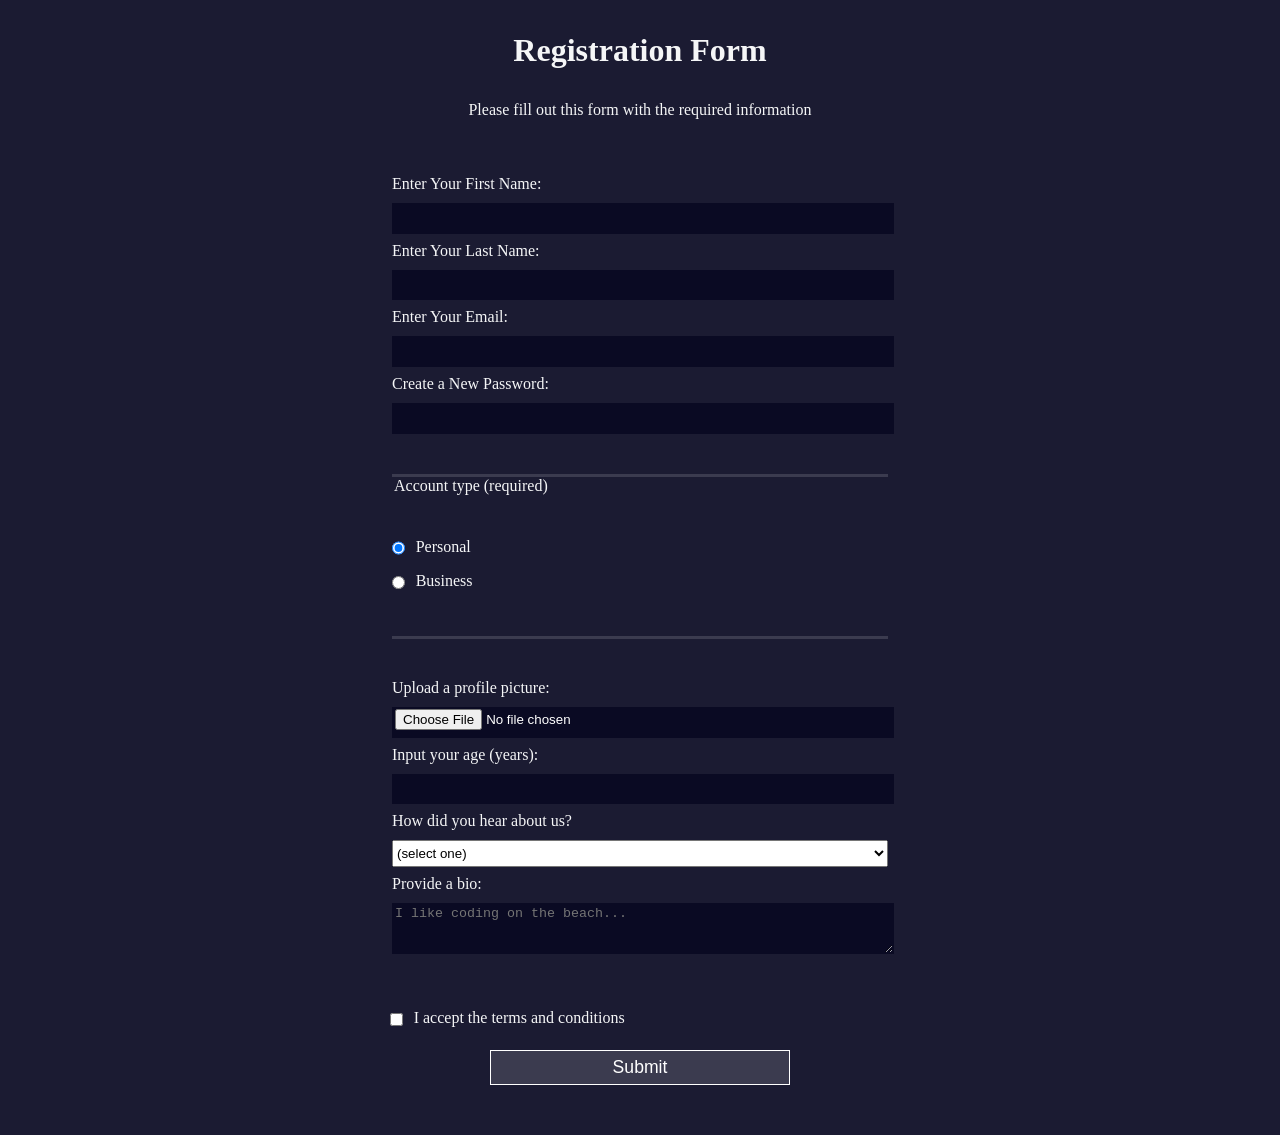
<file: practica-programada-1/primera-parte/index.html>
<!DOCTYPE html>
<html lang="en">
<head>
    <meta charset="UTF-8">
    <title>Registration Form</title>
    <link rel="stylesheet" href="styles.css">
</head>

<body>

    <h1>Registration Form</h1>
    <p>Please fill out this form with the required information</p>

    <form>

        <fieldset>
            <label>
                Enter Your First Name:
                <input type="text" name="first-name" required>
            </label>

            <label>
                Enter Your Last Name:
                <input type="text" name="last-name" required>
            </label>

            <label>
                Enter Your Email:
                <input type="email" name="email" required>
            </label>

            <label>
                Create a New Password:
                <input type="password" name="password"
                       pattern="[a-z0-5]{8,}" required>
            </label>
        </fieldset>

        <fieldset>
            <legend>Account type (required)</legend>

            <label>
                <input type="radio" name="account-type"
                       class="inline" checked>
                Personal
            </label>

            <label>
                <input type="radio" name="account-type"
                       class="inline">
                Business
            </label>
        </fieldset>

        <fieldset>
            <label>
                Upload a profile picture:
                <input type="file" name="file">
            </label>

            <label>
                Input your age (years):
                <input type="number" name="age" min="13" max="120">
            </label>

            <label>
                How did you hear about us?
                <select name="referrer">
                    <option value="">(select one)</option>
                    <option value="1">freeCodeCamp News</option>
                    <option value="2">freeCodeCamp YouTube Channel</option>
                    <option value="3">freeCodeCamp Forum</option>
                    <option value="4">Other</option>
                </select>
            </label>

            <label>
                Provide a bio:
                <textarea name="bio" rows="3" cols="30"
                          placeholder="I like coding on the beach..."></textarea>
            </label>
        </fieldset>

        <label>
            <input type="checkbox" class="inline" required>
            I accept the terms and conditions
        </label>

        <input type="submit" value="Submit">

    </form>

</body>
</html>
</file>
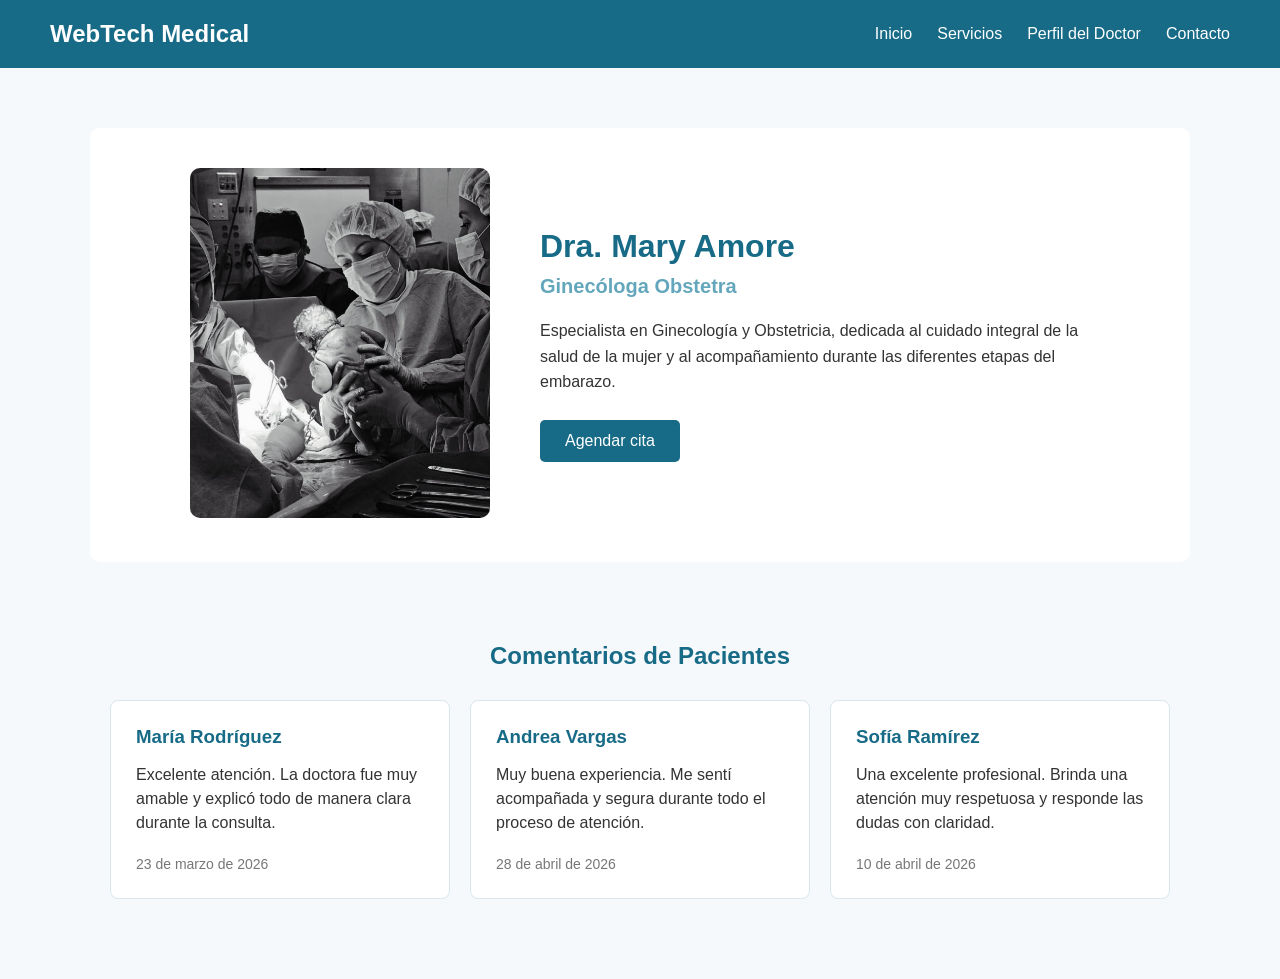
<file: practica-programada-1/segunda-parte/index.html>
<!DOCTYPE html>
<html lang="es">

<head>
    <meta charset="UTF-8">
    <meta name="viewport" content="width=device-width, initial-scale=1.0">
    <title>Perfil del Doctor | WebTech Solutions</title>

    <link rel="stylesheet" href="styles.css">
</head>

<body>

    <header>
        <nav class="navbar">
            <div class="logo">
                <h2>WebTech Medical</h2>
            </div>

            <div class="nav-links">
                <a href="#inicio">Inicio</a>
                <a href="#servicios">Servicios</a>
                <a href="#perfil">Perfil del Doctor</a>
                <a href="#contacto">Contacto</a>
            </div>
        </nav>
    </header>

    <main>

        <section class="perfil-doctor" id="perfil">

            <div class="foto-doctor">
                <img src="doctora-mary.png" alt="Fotografía de la Dra. Mary Amore">
            </div>

            <div class="informacion-doctor">

                <h1 class="nombre-doctor">Dra. Mary Amore</h1>

                <h2 class="especialidad-doctor">
                    Ginecóloga Obstetra
                </h2>

                <p id="descripcion-doctor">
                    Especialista en Ginecología y Obstetricia, dedicada al cuidado
                    integral de la salud de la mujer y al acompañamiento durante
                    las diferentes etapas del embarazo.
                </p>

                <button class="boton-cita">Agendar cita</button>

            </div>

        </section>

        <section class="seccion-comentarios">

            <h2>Comentarios de Pacientes</h2>

            <div class="comentarios-container">

                <div class="tarjeta-comentario">
                    <h3>María Rodríguez</h3>
                    <p>
                        Excelente atención. La doctora fue muy amable y explicó
                        todo de manera clara durante la consulta.
                    </p>
                    <span>23 de marzo de 2026</span>
                </div>

                <div class="tarjeta-comentario">
                    <h3>Andrea Vargas</h3>
                    <p>
                        Muy buena experiencia. Me sentí acompañada y segura
                        durante todo el proceso de atención.
                    </p>
                    <span>28 de abril de 2026</span>
                </div>

                <div class="tarjeta-comentario">
                    <h3>Sofía Ramírez</h3>
                    <p>
                        Una excelente profesional. Brinda una atención muy
                        respetuosa y responde las dudas con claridad.
                    </p>
                    <span>10 de abril de 2026</span>
                </div>

            </div>

        </section>

    </main>

</body>

</html>
</file>
<file: practica-programada-1/primera-parte/styles.css>
body {
    width: 100%;
    height: 100vh;
    margin: 0;
    background-color: #1b1b32;
    color: #f5f6f7;
    font-family: Tahoma;
    font-size: 16px;
}

h1,
p {
    margin: 1em auto;
    text-align: center;
}

form {
    width: 60vw;
    max-width: 500px;
    min-width: 300px;
    margin: 0 auto;
    padding-bottom: 2em;
}

fieldset {
    border: none;
    padding: 2rem 0;
    border-bottom: 3px solid #3b3b4f;
}

fieldset:last-of-type {
    border-bottom: none;
}

label {
    display: block;
    margin: 0.5rem 0;
}

input,
textarea,
select {
    margin: 10px 0 0 0;
    width: 100%;
    min-height: 2em;
}

input,
textarea {
    background-color: #0a0a23;
    border: 1px solid #0a0a23;
    color: #ffffff;
}

.inline {
    width: unset;
    margin: 0 0.5em 0 0;
    vertical-align: middle;
}

input[type="submit"] {
    display: block;
    width: 60%;
    margin: 1em auto;
    height: 2em;
    font-size: 1.1rem;
    background-color: #3b3b4f;
    border-color: white;
    min-width: 300px;
}

input[type="file"] {
    padding: 1px 2px;
}
</file>
<file: practica-programada-1/segunda-parte/styles.css>
* {
    margin: 0;
    padding: 0;
    box-sizing: border-box;
}

body {
    font-family: Arial, Helvetica, sans-serif;
    background-color: #f5f9fc;
    color: #333333;
}

/* Barra de navegación */

.navbar {
    display: flex;
    justify-content: space-between;
    align-items: center;

    background-color: #176b87;
    padding: 20px 50px;
}

.logo h2 {
    color: white;
}

.nav-links {
    display: flex;
    gap: 25px;
}

.nav-links a {
    color: white;
    text-decoration: none;
    font-size: 16px;
}

.nav-links a:hover {
    color: #b4e4ff;
}



/* Perfil del doctor */

.perfil-doctor {
    display: flex;
    align-items: center;
    justify-content: center;
    gap: 50px;

    max-width: 1100px;
    margin: 60px auto;
    padding: 40px;

    background-color: white;
    border-radius: 10px;
}

.foto-doctor img {
    width: 300px;
    height: 350px;
    object-fit: cover;
    border-radius: 10px;
}

.informacion-doctor {
    max-width: 550px;
}

.nombre-doctor {
    color: #176b87;
    font-size: 32px;
    margin-bottom: 10px;
}

.especialidad-doctor {
    color: #64a7bd;
    font-size: 20px;
    margin-bottom: 20px;
}

#descripcion-doctor {
    line-height: 1.6;
    margin-bottom: 25px;
}

.boton-cita {
    background-color: #176b87;
    color: white;

    border: none;
    padding: 12px 25px;
    border-radius: 5px;

    font-size: 16px;
    cursor: pointer;
}

.boton-cita:hover {
    background-color: #0f5269;
}

/* Sección de comentarios */

.seccion-comentarios {
    max-width: 1100px;
    margin: 60px auto;
    padding: 20px;
}

.seccion-comentarios h2 {
    text-align: center;
    color: #176b87;
    margin-bottom: 30px;
}

.comentarios-container {
    display: flex;
    justify-content: space-between;
    gap: 20px;
}

.tarjeta-comentario {
    background-color: white;
    padding: 25px;
    border: 1px solid #d9e7ed;
    border-radius: 8px;
    flex: 1;
}

.tarjeta-comentario h3 {
    color: #176b87;
    margin-bottom: 15px;
}

.tarjeta-comentario p {
    line-height: 1.5;
    margin-bottom: 20px;
}

.tarjeta-comentario span {
    color: #777777;
    font-size: 14px;
}

/* Diseño responsive */

@media (max-width: 768px) {

    .navbar {
        flex-direction: column;
        gap: 15px;
        padding: 20px;
    }

    .nav-links {
        flex-direction: column;
        align-items: center;
        gap: 10px;
    }

    .perfil-doctor {
        flex-direction: column;
        margin: 30px 20px;
        padding: 25px;
        text-align: center;
    }

    .foto-doctor img {
        width: 250px;
        height: 300px;
    }

    .comentarios-container {
        flex-direction: column;
    }

    .seccion-comentarios {
        margin: 30px 20px;
    }
}
</file>
